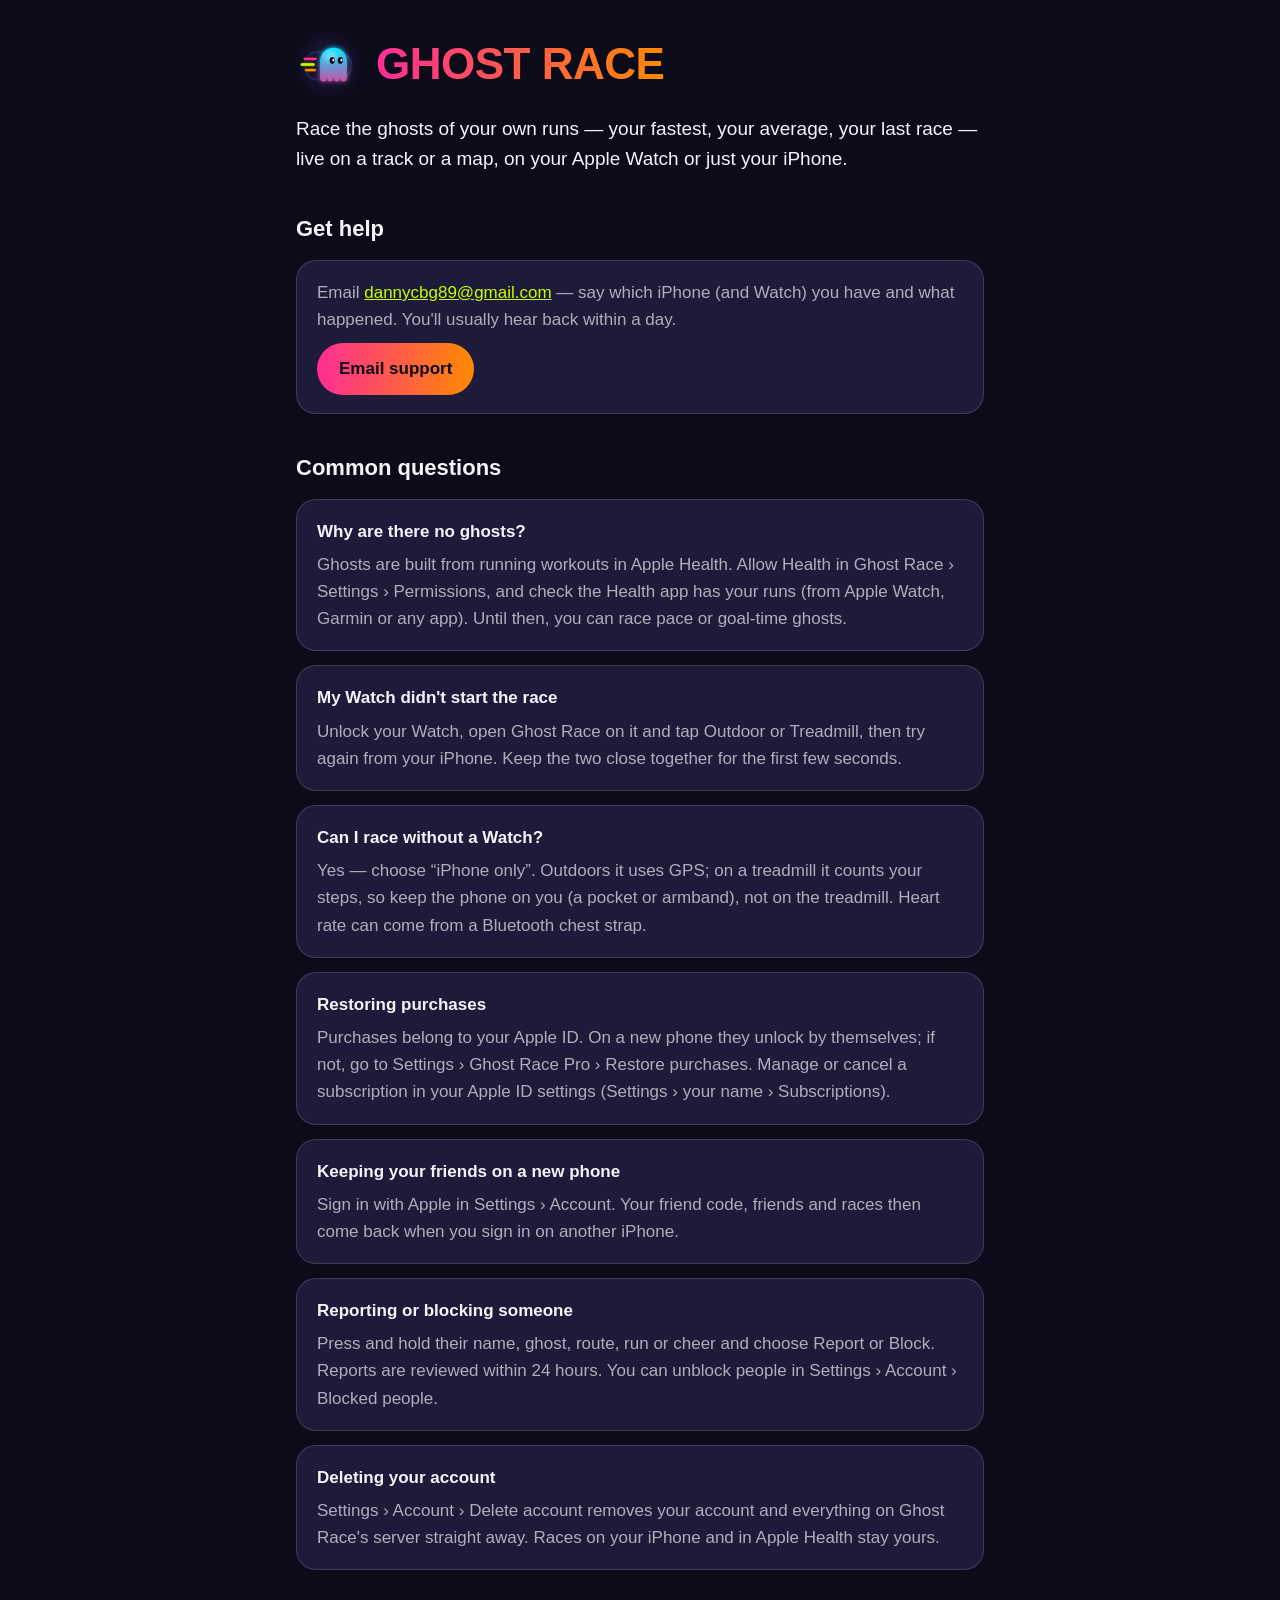
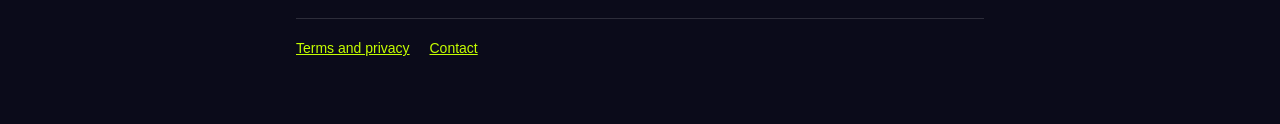
<file: index.html>
<!doctype html>
<html lang="en-GB">
<head>
  <meta charset="utf-8">
  <meta name="viewport" content="width=device-width, initial-scale=1">
  <title>Ghost Race Support</title>
  <meta name="description" content="Help with Ghost Race — race the ghosts of your own runs.">
  <link rel="icon" href="icon.png">
  <link rel="stylesheet" href="style.css">
</head>
<body>
<main>
  <header>
    <img src="icon.png" alt="">
    <h1>GHOST RACE</h1>
  </header>
  <p class="lead">Race the ghosts of your own runs — your fastest, your average, your last race — live on a track or a map, on your Apple Watch or just your iPhone.</p>

  <h2>Get help</h2>
  <div class="card">
    <p>Email <a href="mailto:dannycbg89@gmail.com">dannycbg89@gmail.com</a> — say which iPhone (and Watch) you have and what happened. You'll usually hear back within a day.</p>
    <a class="button" href="mailto:dannycbg89@gmail.com?subject=Ghost%20Race%20help">Email support</a>
  </div>

  <h2>Common questions</h2>

  <div class="card">
    <h3>Why are there no ghosts?</h3>
    <p>Ghosts are built from running workouts in Apple Health. Allow Health in Ghost Race › Settings › Permissions, and check the Health app has your runs (from Apple Watch, Garmin or any app). Until then, you can race pace or goal-time ghosts.</p>
  </div>

  <div class="card">
    <h3>My Watch didn't start the race</h3>
    <p>Unlock your Watch, open Ghost Race on it and tap Outdoor or Treadmill, then try again from your iPhone. Keep the two close together for the first few seconds.</p>
  </div>

  <div class="card">
    <h3>Can I race without a Watch?</h3>
    <p>Yes — choose “iPhone only”. Outdoors it uses GPS; on a treadmill it counts your steps, so keep the phone on you (a pocket or armband), not on the treadmill. Heart rate can come from a Bluetooth chest strap.</p>
  </div>

  <div class="card">
    <h3>Restoring purchases</h3>
    <p>Purchases belong to your Apple ID. On a new phone they unlock by themselves; if not, go to Settings › Ghost Race Pro › Restore purchases. Manage or cancel a subscription in your Apple ID settings (Settings › your name › Subscriptions).</p>
  </div>

  <div class="card">
    <h3>Keeping your friends on a new phone</h3>
    <p>Sign in with Apple in Settings › Account. Your friend code, friends and races then come back when you sign in on another iPhone.</p>
  </div>

  <div class="card">
    <h3>Reporting or blocking someone</h3>
    <p>Press and hold their name, ghost, route, run or cheer and choose Report or Block. Reports are reviewed within 24 hours. You can unblock people in Settings › Account › Blocked people.</p>
  </div>

  <div class="card">
    <h3>Deleting your account</h3>
    <p>Settings › Account › Delete account removes your account and everything on Ghost Race's server straight away. Races on your iPhone and in Apple Health stay yours.</p>
  </div>

  <footer>
    <a href="privacy.html">Terms and privacy</a>
    <a href="mailto:dannycbg89@gmail.com">Contact</a>
  </footer>
</main>
</body>
</html>
</file>
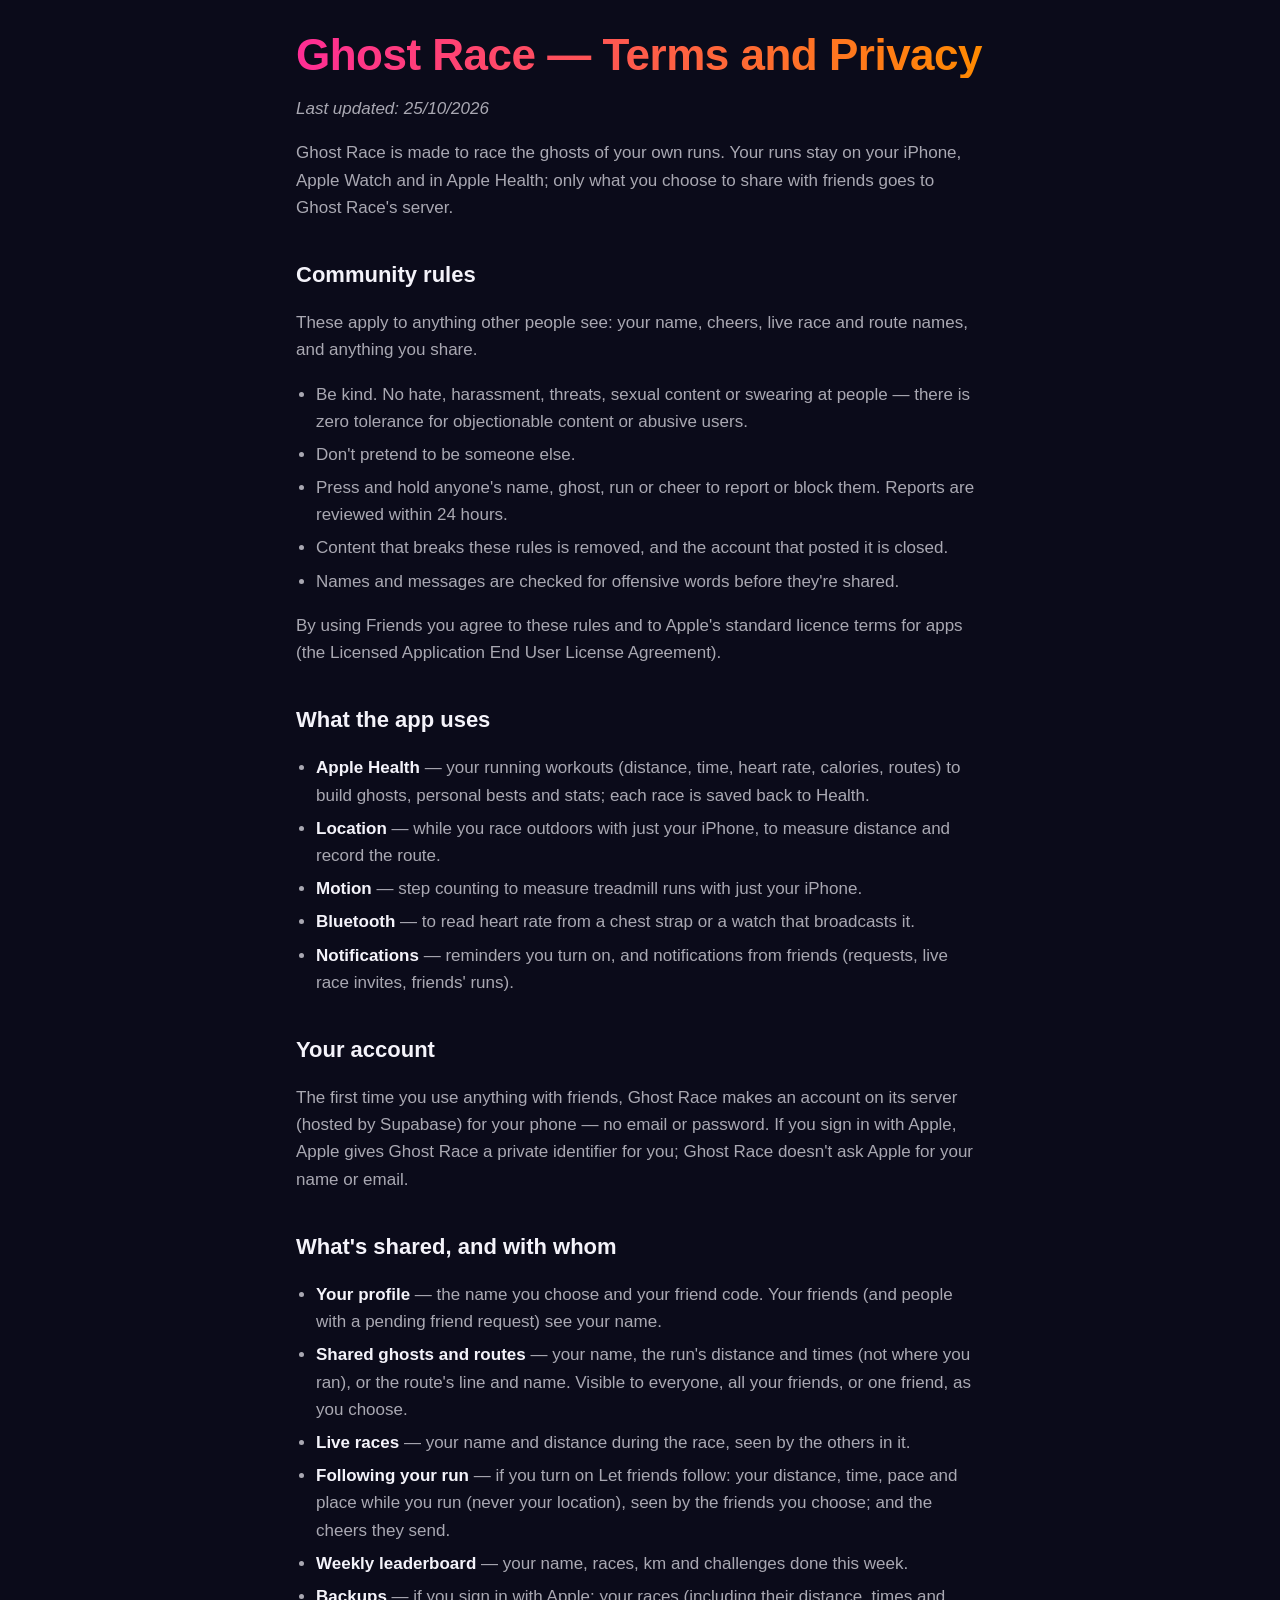
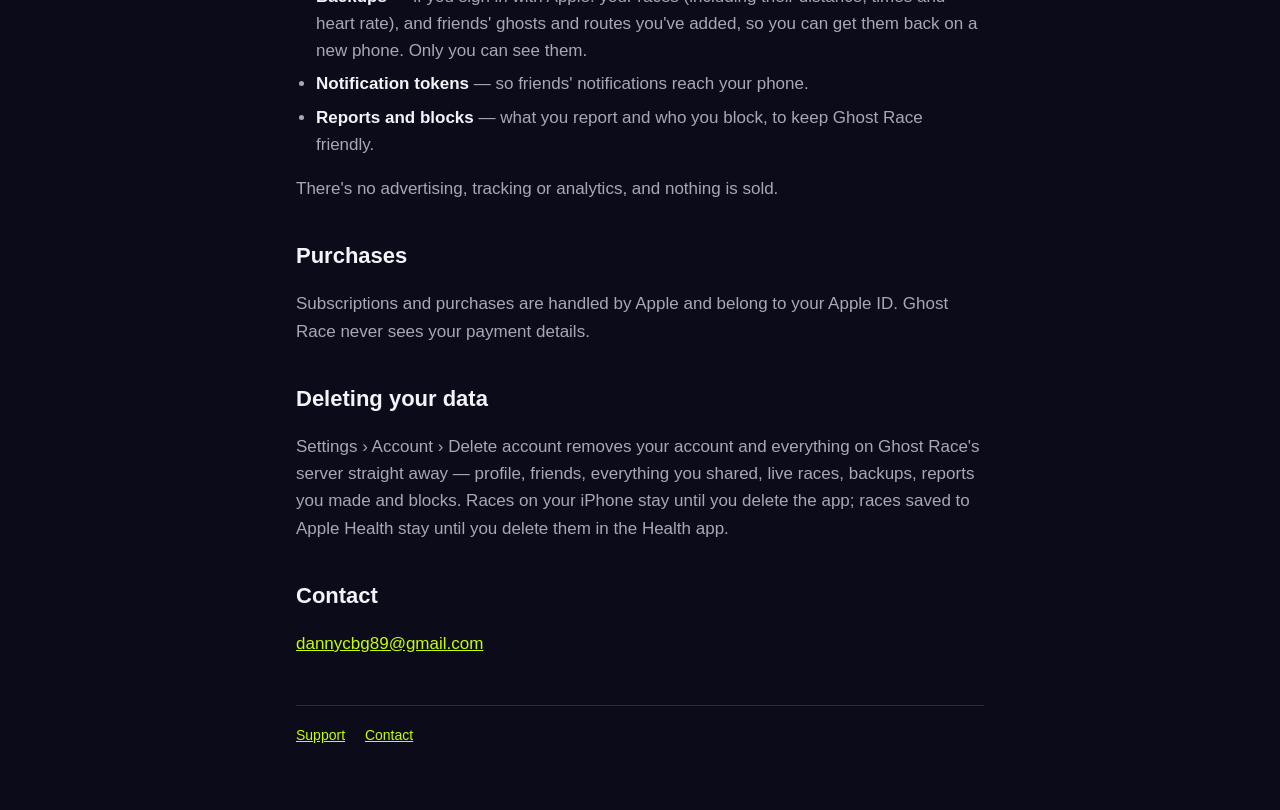
<file: privacy.html>
<!doctype html>
<html lang="en-GB">
<head>
  <meta charset="utf-8">
  <meta name="viewport" content="width=device-width, initial-scale=1">
  <title>Ghost Race Privacy</title>
  <meta name="description" content="Ghost Race's terms and privacy policy.">
  <link rel="icon" href="icon.png">
  <link rel="stylesheet" href="style.css">
</head>
<body>
<main>
  <!-- Built by site/build.py from GhostRace/Settings/TermsAndPrivacy.md — edit that, not this. -->
  <h1>Ghost Race — Terms and Privacy</h1>
  <p class="updated">Last updated: 25/10/2026</p>
  <p>Ghost Race is made to race the ghosts of your own runs. Your runs stay on your iPhone, Apple Watch and in Apple Health; only what you choose to share with friends goes to Ghost Race's server.</p>
  <h2>Community rules</h2>
  <p>These apply to anything other people see: your name, cheers, live race and route names, and anything you share.</p>
  <ul>
    <li>Be kind. No hate, harassment, threats, sexual content or swearing at people — there is zero tolerance for objectionable content or abusive users.</li>
    <li>Don't pretend to be someone else.</li>
    <li>Press and hold anyone's name, ghost, run or cheer to report or block them. Reports are reviewed within 24 hours.</li>
    <li>Content that breaks these rules is removed, and the account that posted it is closed.</li>
    <li>Names and messages are checked for offensive words before they're shared.</li>
  </ul>
  <p>By using Friends you agree to these rules and to Apple's standard licence terms for apps (the Licensed Application End User License Agreement).</p>
  <h2>What the app uses</h2>
  <ul>
    <li><strong>Apple Health</strong> — your running workouts (distance, time, heart rate, calories, routes) to build ghosts, personal bests and stats; each race is saved back to Health.</li>
    <li><strong>Location</strong> — while you race outdoors with just your iPhone, to measure distance and record the route.</li>
    <li><strong>Motion</strong> — step counting to measure treadmill runs with just your iPhone.</li>
    <li><strong>Bluetooth</strong> — to read heart rate from a chest strap or a watch that broadcasts it.</li>
    <li><strong>Notifications</strong> — reminders you turn on, and notifications from friends (requests, live race invites, friends' runs).</li>
  </ul>
  <h2>Your account</h2>
  <p>The first time you use anything with friends, Ghost Race makes an account on its server (hosted by Supabase) for your phone — no email or password. If you sign in with Apple, Apple gives Ghost Race a private identifier for you; Ghost Race doesn't ask Apple for your name or email.</p>
  <h2>What's shared, and with whom</h2>
  <ul>
    <li><strong>Your profile</strong> — the name you choose and your friend code. Your friends (and people with a pending friend request) see your name.</li>
    <li><strong>Shared ghosts and routes</strong> — your name, the run's distance and times (not where you ran), or the route's line and name. Visible to everyone, all your friends, or one friend, as you choose.</li>
    <li><strong>Live races</strong> — your name and distance during the race, seen by the others in it.</li>
    <li><strong>Following your run</strong> — if you turn on Let friends follow: your distance, time, pace and place while you run (never your location), seen by the friends you choose; and the cheers they send.</li>
    <li><strong>Weekly leaderboard</strong> — your name, races, km and challenges done this week.</li>
    <li><strong>Backups</strong> — if you sign in with Apple: your races (including their distance, times and heart rate), and friends' ghosts and routes you've added, so you can get them back on a new phone. Only you can see them.</li>
    <li><strong>Notification tokens</strong> — so friends' notifications reach your phone.</li>
    <li><strong>Reports and blocks</strong> — what you report and who you block, to keep Ghost Race friendly.</li>
  </ul>
  <p>There's no advertising, tracking or analytics, and nothing is sold.</p>
  <h2>Purchases</h2>
  <p>Subscriptions and purchases are handled by Apple and belong to your Apple ID. Ghost Race never sees your payment details.</p>
  <h2>Deleting your data</h2>
  <p>Settings › Account › Delete account removes your account and everything on Ghost Race's server straight away — profile, friends, everything you shared, live races, backups, reports you made and blocks. Races on your iPhone stay until you delete the app; races saved to Apple Health stay until you delete them in the Health app.</p>
  <h2>Contact</h2>
  <p><a href="mailto:dannycbg89@gmail.com">dannycbg89@gmail.com</a></p>
  <footer>
    <a href="index.html">Support</a>
    <a href="mailto:dannycbg89@gmail.com">Contact</a>
  </footer>
</main>
</body>
</html>
</file>
<file: style.css>
/* Ghost Race — support and privacy pages. Same look as the app: midnight, violet cards, pink→orange headline. */

:root {
  --bg: #0B0B1A;
  --card: #1E1B3A;
  --line: rgba(255, 255, 255, 0.14);
  --text: #F4F3FA;
  --muted: rgba(244, 243, 250, 0.68);
  --pink: #FF2D95;
  --orange: #FF8A00;
  --green: #00FF85;
  --you: #C6FF00;
}

* { box-sizing: border-box; }

body {
  margin: 0;
  background: var(--bg);
  color: var(--text);
  font: 17px/1.6 -apple-system, BlinkMacSystemFont, "SF Pro Text", "Helvetica Neue", Arial, sans-serif;
  -webkit-text-size-adjust: 100%;
}

main {
  max-width: 720px;
  margin: 0 auto;
  padding: 32px 16px 64px;
}

header {
  display: flex;
  align-items: center;
  gap: 16px;
  margin-bottom: 8px;
}

header img {
  width: 64px;
  height: 64px;
  border-radius: 15px;
}

h1 {
  margin: 0;
  font: 900 clamp(30px, 8vw, 44px)/1.05 "SF Pro Rounded", ui-rounded, -apple-system, sans-serif;
  letter-spacing: -0.5px;
  background: linear-gradient(90deg, var(--pink), var(--orange));
  -webkit-background-clip: text;
  background-clip: text;
  color: transparent;
}

h2 {
  margin: 36px 0 10px;
  font-size: 22px;
}

h3 { margin: 0 0 6px; font-size: 17px; }

p, li { color: var(--muted); }
strong { color: var(--text); }
a { color: var(--you); }

ul { padding-left: 20px; }
li { margin: 6px 0; }

.lead { font-size: 19px; color: var(--text); margin: 18px 0 8px; }
.updated { font-style: italic; }

.card {
  background: var(--card);
  border: 1px solid var(--line);
  border-radius: 20px;
  padding: 18px 20px;
  margin: 14px 0;
}

.card p { margin: 0; }

.button {
  display: inline-block;
  margin-top: 10px;
  padding: 12px 22px;
  border-radius: 999px;
  background: linear-gradient(90deg, var(--pink), var(--orange));
  color: var(--bg);
  font-weight: 800;
  text-decoration: none;
}

footer {
  margin-top: 48px;
  padding-top: 18px;
  border-top: 1px solid var(--line);
  font-size: 14px;
  color: var(--muted);
}

footer a { margin-right: 16px; }
</file>
